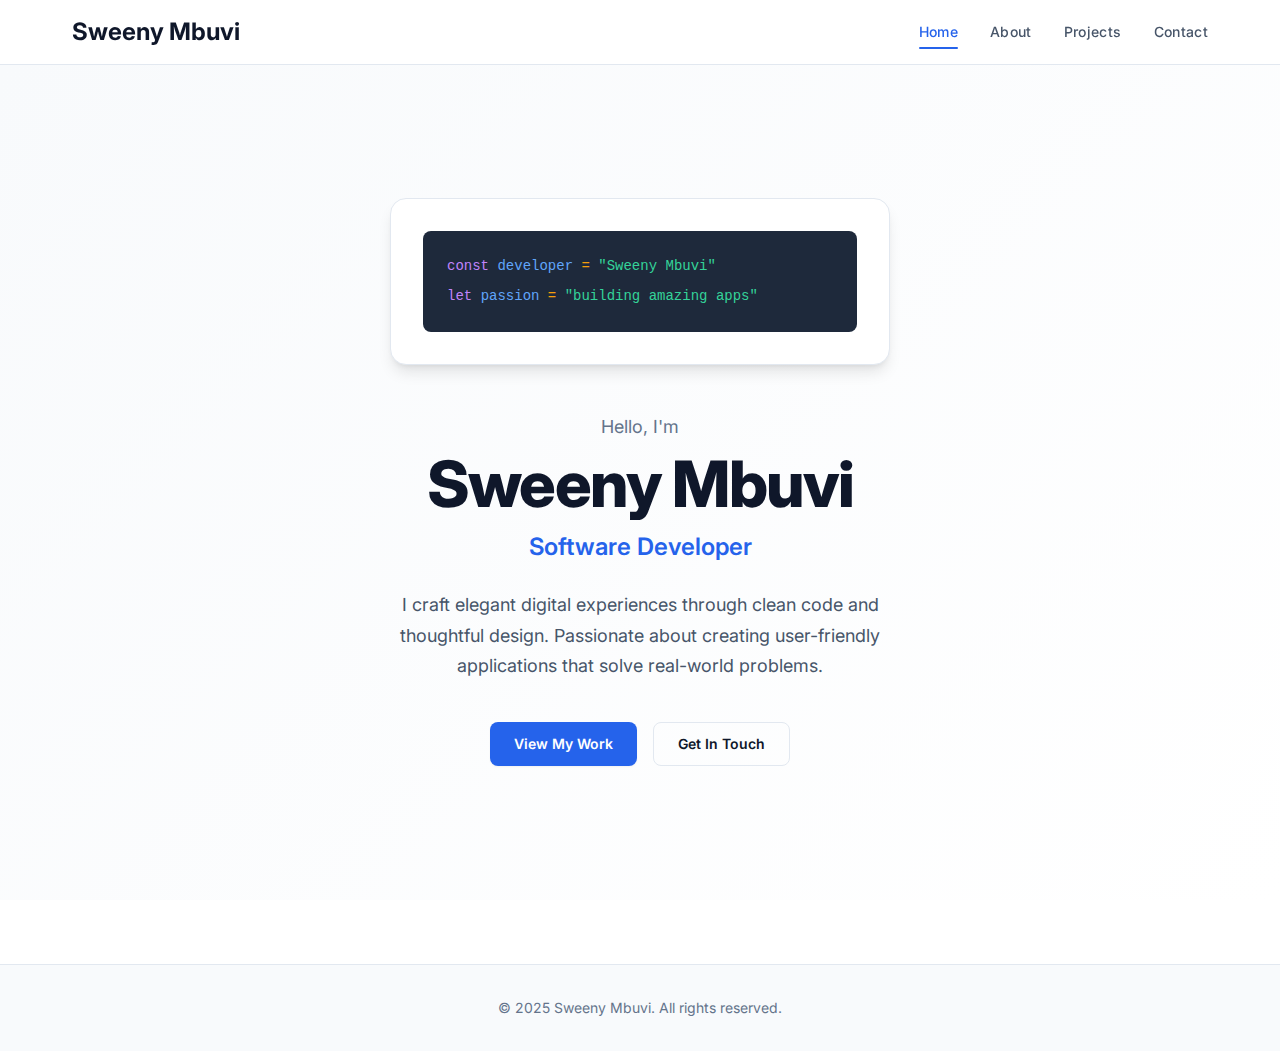
<file: index.html>
<!DOCTYPE html>
<html lang="en">
<head>
  <meta charset="UTF-8" />
  <meta name="viewport" content="width=device-width, initial-scale=1.0" />
  <title>Sweeny Mbuvi | Portfolio</title>
  <link rel="stylesheet" href="style.css" />
  <link rel="icon" href="favicon.ico" />
  <link href="https://fonts.googleapis.com/css2?family=Inter:wght@300;400;500;600;700&display=swap" rel="stylesheet">
</head>
<body>
  <header>
    <nav class="navbar">
      <div class="nav-container">
        <h1 class="logo">Sweeny Mbuvi</h1>
        <ul class="nav-menu">
          <li><a href="index.html" class="nav-link active">Home</a></li>
          <li><a href="about.html" class="nav-link">About</a></li>
          <li><a href="projects.html" class="nav-link">Projects</a></li>
          <li><a href="contact.html" class="nav-link">Contact</a></li>
        </ul>
      </div>
    </nav>
  </header>

  <main>
    <section class="hero">
      <div class="hero-container">
        <div class="hero-content">
          <p class="hero-greeting">Hello, I'm</p>
          <h1 class="hero-name">Sweeny Mbuvi</h1>
          <h2 class="hero-title">Software Developer</h2>
          <p class="hero-description">
            I craft elegant digital experiences through clean code and thoughtful design. 
            Passionate about creating user-friendly applications that solve real-world problems.
          </p>
          <div class="hero-actions">
            <a href="projects.html" class="btn btn-primary">View My Work</a>
            <a href="contact.html" class="btn btn-secondary">Get In Touch</a>
          </div>
        </div>
        <div class="hero-visual">
          <div class="hero-card">
            <div class="card-content">
              <div class="code-snippet">
                <div class="code-line">
                  <span class="code-keyword">const</span> 
                  <span class="code-variable">developer</span> 
                  <span class="code-operator">=</span> 
                  <span class="code-string">"Sweeny Mbuvi"</span>
                </div>
                <div class="code-line">
                  <span class="code-keyword">let</span> 
                  <span class="code-variable">passion</span> 
                  <span class="code-operator">=</span> 
                  <span class="code-string">"building amazing apps"</span>
                </div>
              </div>
            </div>
          </div>
        </div>
      </div>
    </section>
  </main>

  <footer>
    <div class="footer-container">
      <p>&copy; 2025 Sweeny Mbuvi. All rights reserved.</p>
    </div>
  </footer>
</body>
</html>
</file>
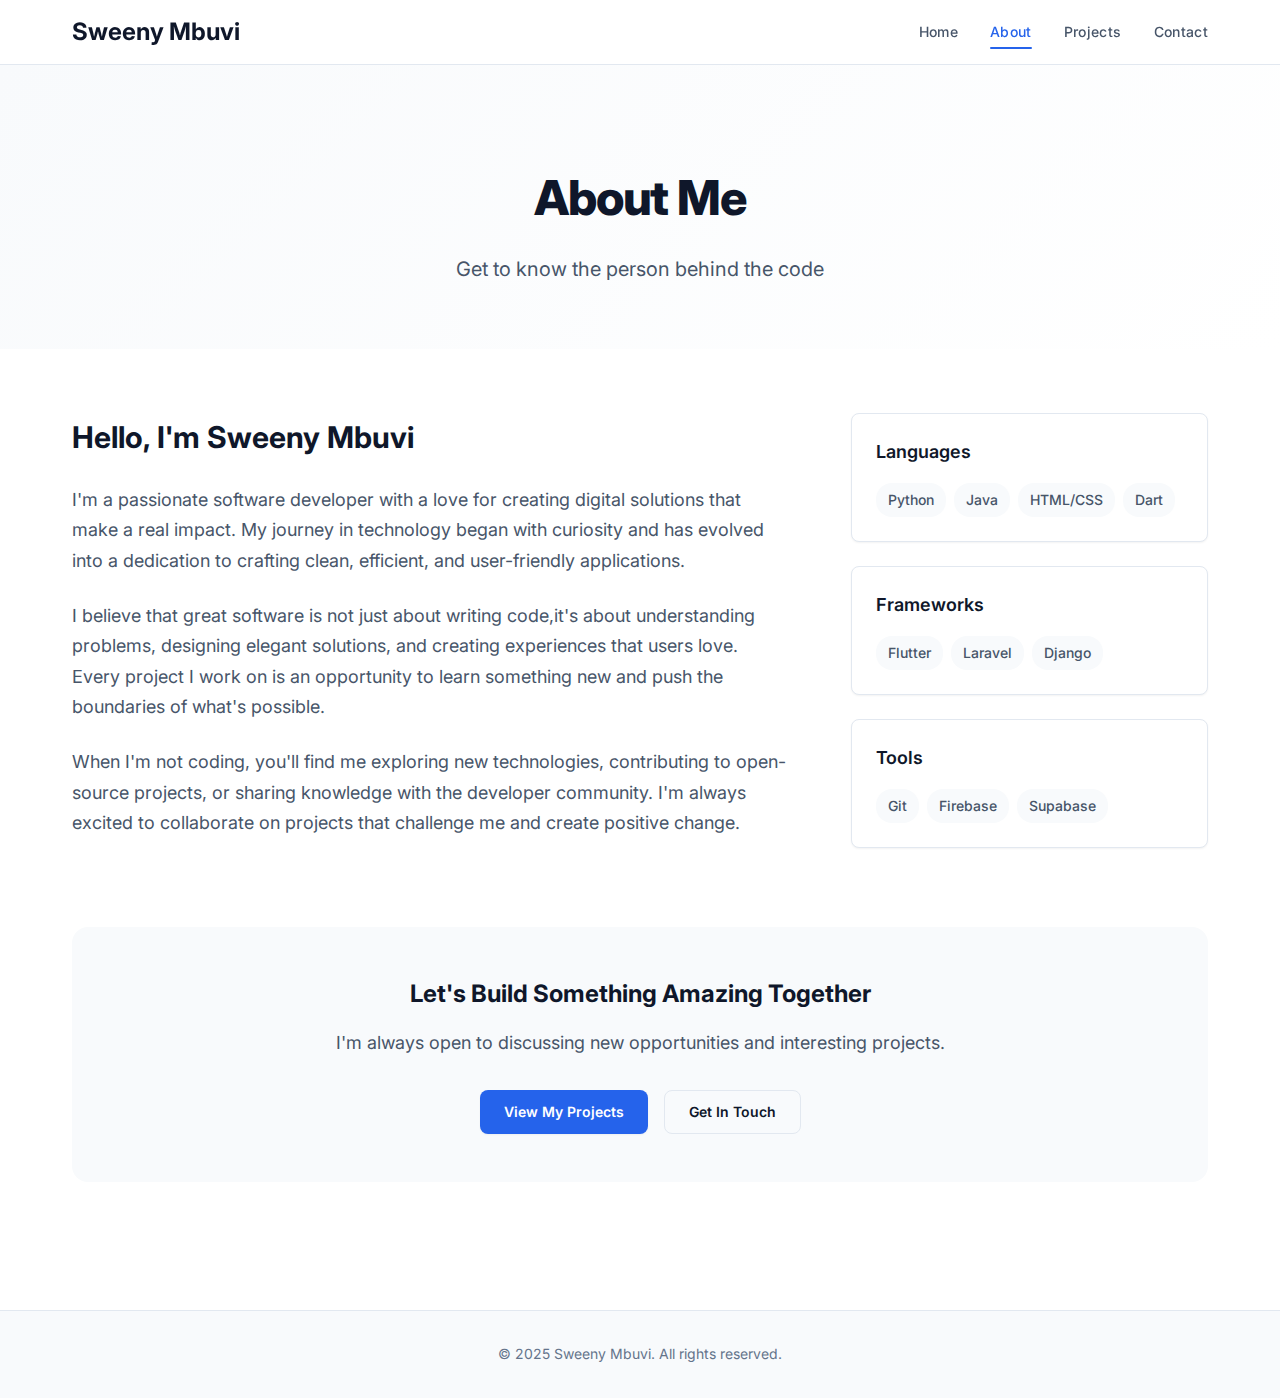
<file: about.html>
<!DOCTYPE html>
<html lang="en">
<head>
  <meta charset="UTF-8" />
  <meta name="viewport" content="width=device-width, initial-scale=1.0" />
  <title>About - Sweeny Mbuvi | Portfolio</title>
  <link rel="stylesheet" href="style.css" />
  <link rel="icon" href="favicon.ico" />
  <link href="https://fonts.googleapis.com/css2?family=Inter:wght@300;400;500;600;700&display=swap" rel="stylesheet">
</head>
<body>
  <header>
    <nav class="navbar">
      <div class="nav-container">
        <h1 class="logo">Sweeny Mbuvi</h1>
        <ul class="nav-menu">
          <li><a href="index.html" class="nav-link">Home</a></li>
          <li><a href="about.html" class="nav-link active">About</a></li>
          <li><a href="projects.html" class="nav-link">Projects</a></li>
          <li><a href="contact.html" class="nav-link">Contact</a></li>
        </ul>
      </div>
    </nav>
  </header>

  <main>
    <section class="page-hero">
      <div class="page-container">
        <h1 class="page-title">About Me</h1>
        <p class="page-subtitle">Get to know the person behind the code</p>
      </div>
    </section>

    <section class="about-content">
      <div class="about-container">
        <div class="about-grid">
          <div class="about-text">
            <h2>Hello, I'm Sweeny Mbuvi</h2>
            <p>I'm a passionate software developer with a love for creating digital solutions that make a real impact. My journey in technology began with curiosity and has evolved into a dedication to crafting clean, efficient, and user-friendly applications.</p>
            
            <p>I believe that great software is not just about writing code,it's about understanding problems, designing elegant solutions, and creating experiences that users love. Every project I work on is an opportunity to learn something new and push the boundaries of what's possible.</p>
            
            <p>When I'm not coding, you'll find me exploring new technologies, contributing to open-source projects, or sharing knowledge with the developer community. I'm always excited to collaborate on projects that challenge me and create positive change.</p>
          </div>
          
          <div class="about-stats">
            <div class="stat-card">
              <h3>Languages</h3>
              <div class="skill-list">
                <span class="skill-tag">Python</span>
                <span class="skill-tag">Java</span>
                <span class="skill-tag">HTML/CSS</span>
                <span class="skill-tag">Dart</span>
              </div>
            </div>
            
            <div class="stat-card">
              <h3>Frameworks</h3>
              <div class="skill-list">
                <span class="skill-tag">Flutter</span>
                <span class="skill-tag">Laravel</span>
                <span class="skill-tag">Django</span>
              </div>
            </div>
            
            <div class="stat-card">
              <h3>Tools</h3>
              <div class="skill-list">
                <span class="skill-tag">Git</span>
                <span class="skill-tag">Firebase</span>
                <span class="skill-tag">Supabase</span>
              </div>
            </div>
          </div>
        </div>
        
        <div class="about-cta">
          <h3>Let's Build Something Amazing Together</h3>
          <p>I'm always open to discussing new opportunities and interesting projects.</p>
          <div class="cta-buttons">
            <a href="projects.html" class="btn btn-primary">View My Projects</a>
            <a href="contact.html" class="btn btn-secondary">Get In Touch</a>
          </div>
        </div>
      </div>
    </section>
  </main>

  <footer>
    <div class="footer-container">
      <p>&copy; 2025 Sweeny Mbuvi. All rights reserved.</p>
    </div>
  </footer>
</body>
</html>
</file>
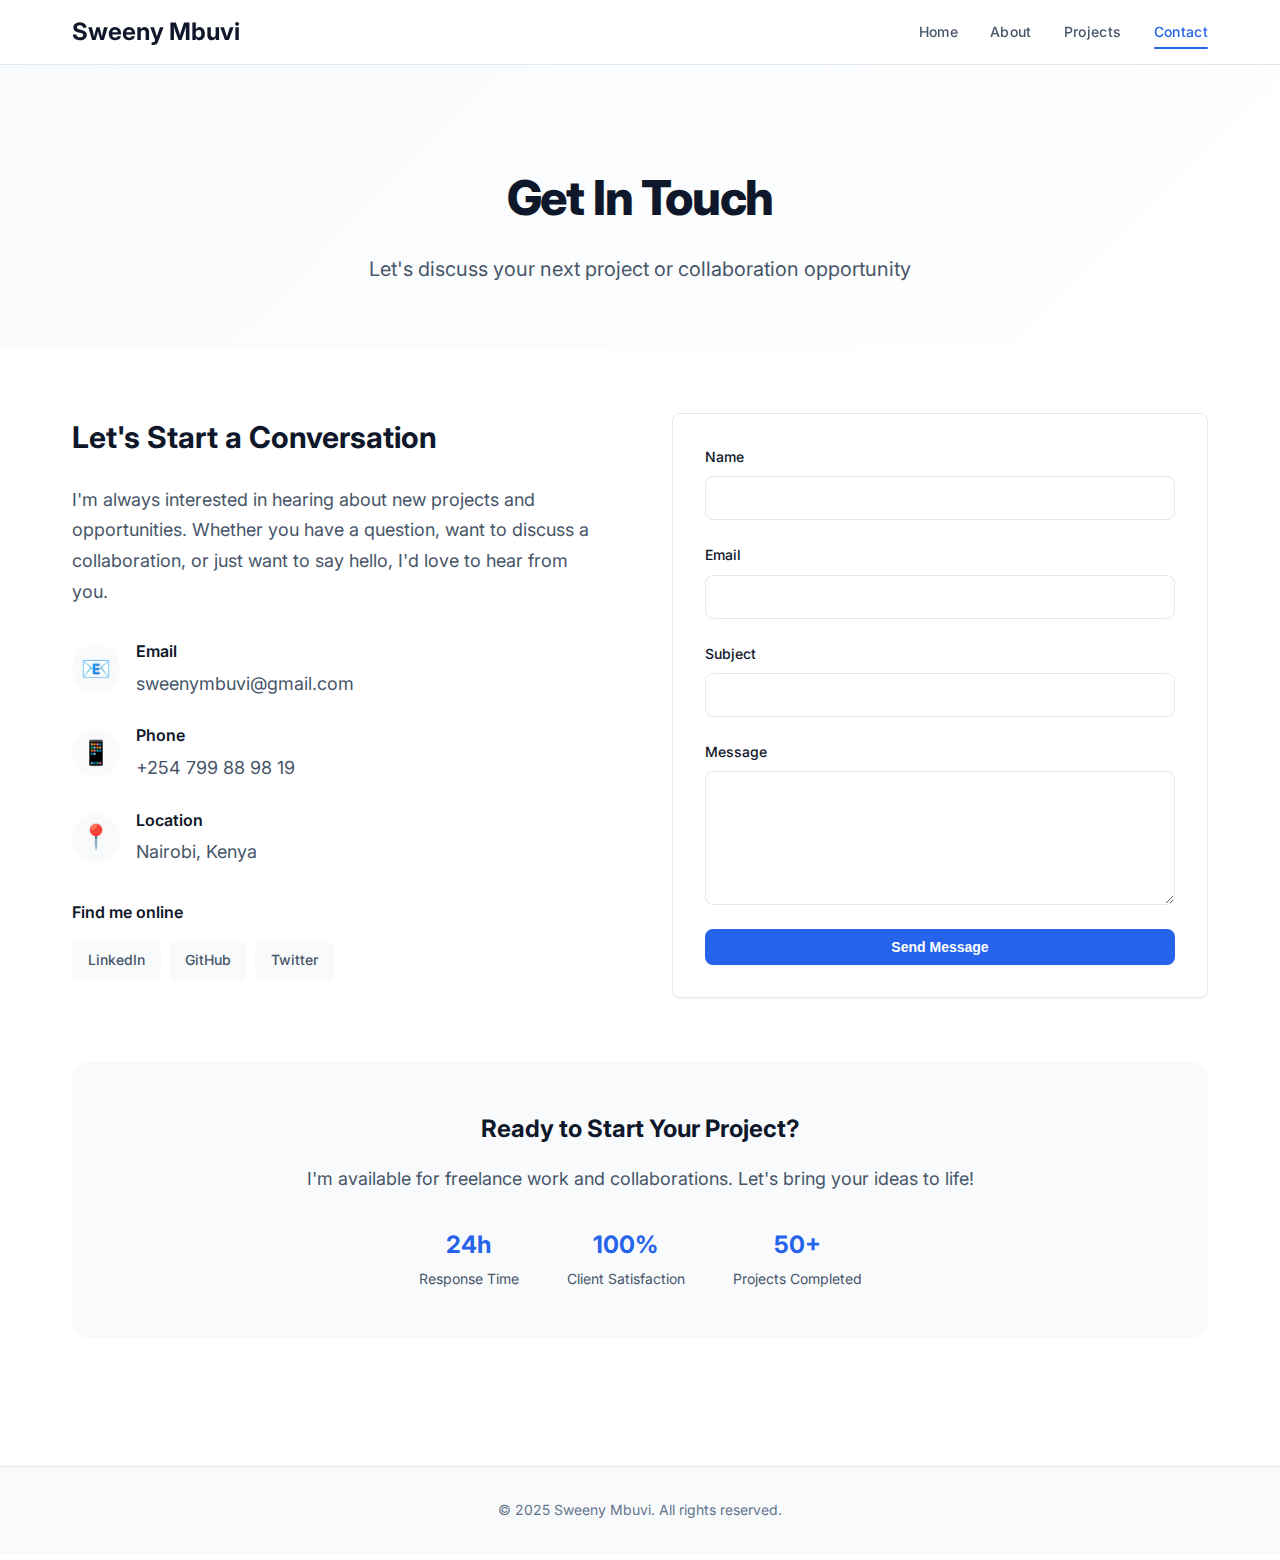
<file: contacts.html>
<!DOCTYPE html>
<html lang="en">
<head>
  <meta charset="UTF-8" />
  <meta name="viewport" content="width=device-width, initial-scale=1.0" />
  <title>Contact - Sweeny Mbuvi | Portfolio</title>
  <link rel="stylesheet" href="style.css" />
  <link rel="icon" href="favicon.ico" />
  <link href="https://fonts.googleapis.com/css2?family=Inter:wght@300;400;500;600;700&display=swap" rel="stylesheet">
</head>
<body>
  <header>
    <nav class="navbar">
      <div class="nav-container">
        <h1 class="logo">Sweeny Mbuvi</h1>
        <ul class="nav-menu">
          <li><a href="index.html" class="nav-link">Home</a></li>
          <li><a href="about.html" class="nav-link">About</a></li>
          <li><a href="projects.html" class="nav-link">Projects</a></li>
          <li><a href="contact.html" class="nav-link active">Contact</a></li>
        </ul>
      </div>
    </nav>
  </header>

  <main>
    <section class="page-hero">
      <div class="page-container">
        <h1 class="page-title">Get In Touch</h1>
        <p class="page-subtitle">Let's discuss your next project or collaboration opportunity</p>
      </div>
    </section>

    <section class="contact-content">
      <div class="contact-container">
        <div class="contact-grid">
          <div class="contact-info">
            <h2>Let's Start a Conversation</h2>
            <p>I'm always interested in hearing about new projects and opportunities. Whether you have a question, want to discuss a collaboration, or just want to say hello, I'd love to hear from you.</p>
            
            <div class="contact-methods">
              <div class="contact-method">
                <div class="contact-icon">📧</div>
                <div class="contact-details">
                  <h4>Email</h4>
                  <p>sweenymbuvi@gmail.com</p>
                </div>
              </div>
              
              <div class="contact-method">
                <div class="contact-icon">📱</div>
                <div class="contact-details">
                  <h4>Phone</h4>
                  <p>+254 799 88 98 19</p>
                </div>
              </div>
              
              <div class="contact-method">
                <div class="contact-icon">📍</div>
                <div class="contact-details">
                  <h4>Location</h4>
                  <p>Nairobi, Kenya</p>
                </div>
              </div>
            </div>
            
            <div class="social-links">
              <h4>Find me online</h4>
              <div class="social-buttons">
                <a href="#" class="social-btn">LinkedIn</a>
                <a href="#" class="social-btn">GitHub</a>
                <a href="#" class="social-btn">Twitter</a>
              </div>
            </div>
          </div>
          
          <div class="contact-form-container">
            <form class="contact-form">
              <div class="form-group">
                <label for="name">Name</label>
                <input type="text" id="name" name="name" required>
              </div>
              
              <div class="form-group">
                <label for="email">Email</label>
                <input type="email" id="email" name="email" required>
              </div>
              
              <div class="form-group">
                <label for="subject">Subject</label>
                <input type="text" id="subject" name="subject" required>
              </div>
              
              <div class="form-group">
                <label for="message">Message</label>
                <textarea id="message" name="message" rows="6" required></textarea>
              </div>
              
              <button type="submit" class="btn btn-primary form-submit">Send Message</button>
            </form>
          </div>
        </div>
        
        <div class="contact-cta">
          <div class="cta-card">
            <h3>Ready to Start Your Project?</h3>
            <p>I'm available for freelance work and collaborations. Let's bring your ideas to life!</p>
            <div class="cta-stats">
              <div class="stat">
                <span class="stat-number">24h</span>
                <span class="stat-label">Response Time</span>
              </div>
              <div class="stat">
                <span class="stat-number">100%</span>
                <span class="stat-label">Client Satisfaction</span>
              </div>
              <div class="stat">
                <span class="stat-number">50+</span>
                <span class="stat-label">Projects Completed</span>
              </div>
            </div>
          </div>
        </div>
      </div>
    </section>
  </main>

  <footer>
    <div class="footer-container">
      <p>&copy; 2025 Sweeny Mbuvi. All rights reserved.</p>
    </div>
  </footer>
</body>
</html>
</file>
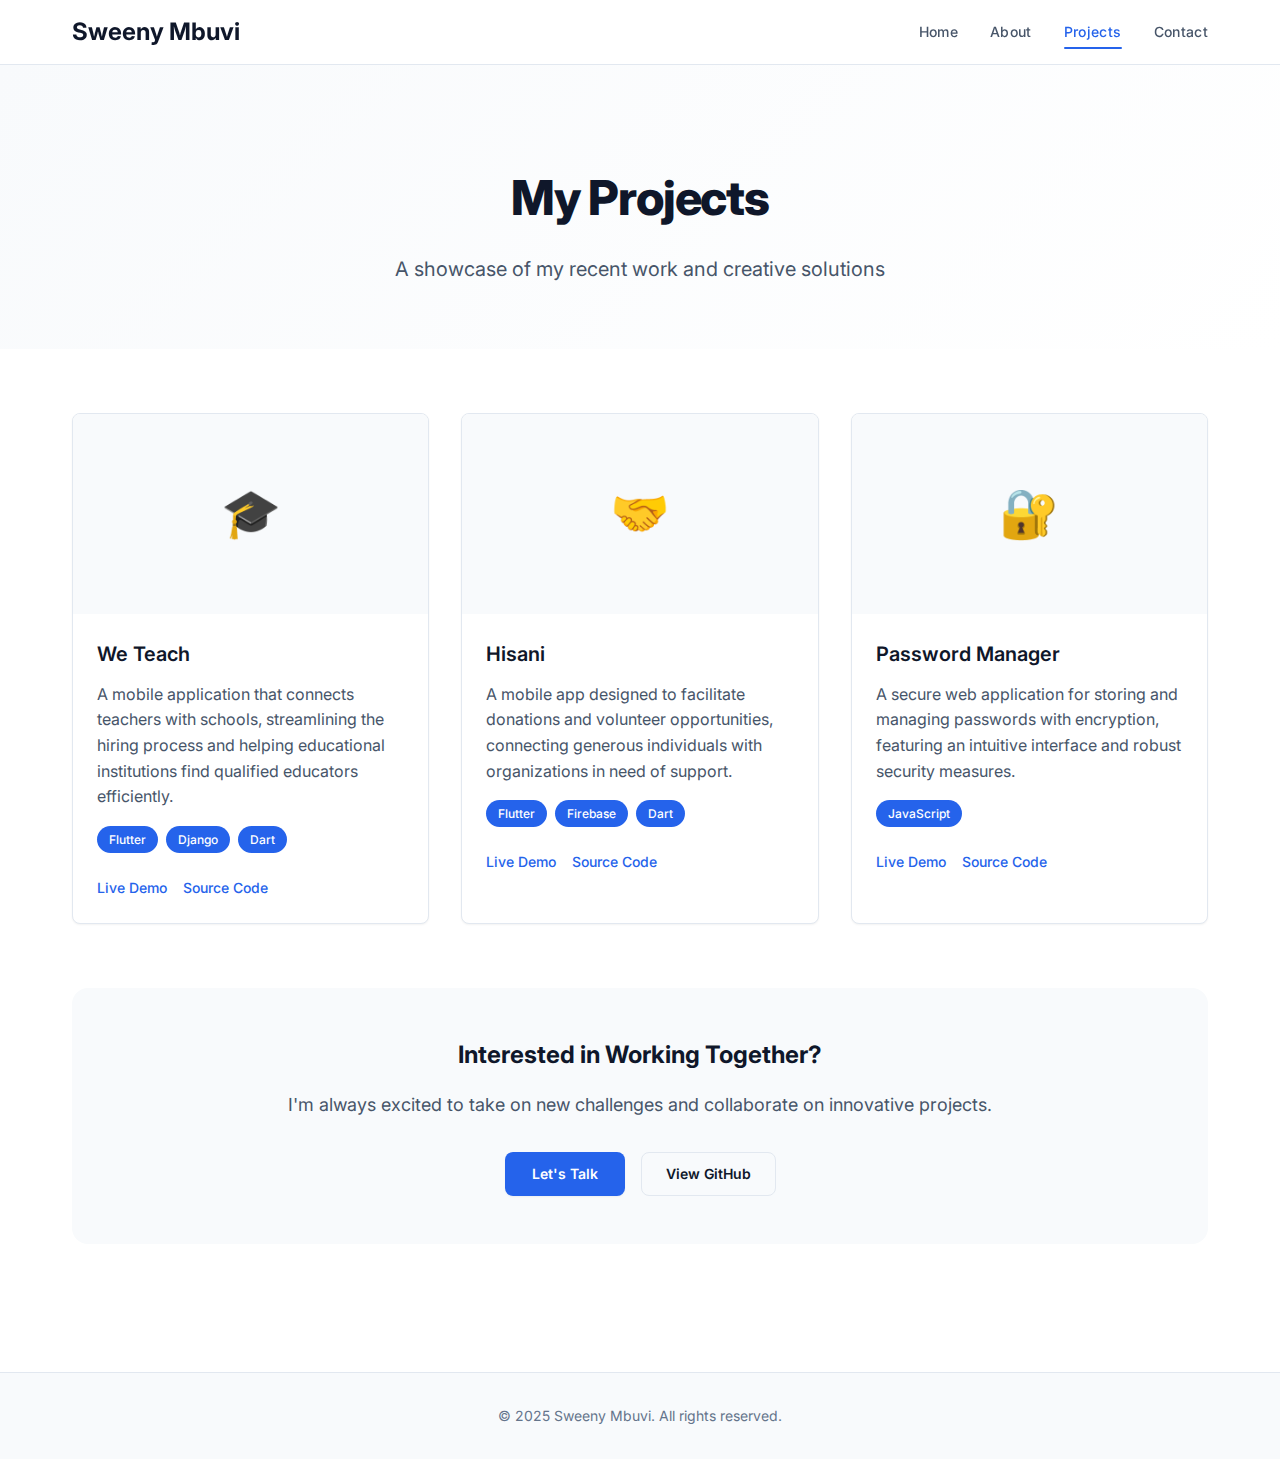
<file: projects.html>
<!DOCTYPE html>
<html lang="en">
<head>
  <meta charset="UTF-8" />
  <meta name="viewport" content="width=device-width, initial-scale=1.0" />
  <title>Projects - Sweeny Mbuvi | Portfolio</title>
  <link rel="stylesheet" href="style.css" />
  <link rel="icon" href="favicon.ico" />
  <link href="https://fonts.googleapis.com/css2?family=Inter:wght@300;400;500;600;700&display=swap" rel="stylesheet">
</head>
<body>
  <header>
    <nav class="navbar">
      <div class="nav-container">
        <h1 class="logo">Sweeny Mbuvi</h1>
        <ul class="nav-menu">
          <li><a href="index.html" class="nav-link">Home</a></li>
          <li><a href="about.html" class="nav-link">About</a></li>
          <li><a href="projects.html" class="nav-link active">Projects</a></li>
          <li><a href="contacts.html" class="nav-link">Contact</a></li>
        </ul>
      </div>
    </nav>
  </header>

  <main>
    <section class="page-hero">
      <div class="page-container">
        <h1 class="page-title">My Projects</h1>
        <p class="page-subtitle">A showcase of my recent work and creative solutions</p>
      </div>
    </section>

    <section class="projects-content">
      <div class="projects-container">
        <div class="projects-grid">
          <div class="project-card">
            <div class="project-image">
              <div class="project-placeholder">
                <span>🎓</span>
              </div>
            </div>
            <div class="project-info">
              <h3>We Teach</h3>
              <p>A mobile application that connects teachers with schools, streamlining the hiring process and helping educational institutions find qualified educators efficiently.</p>
              <div class="project-tech">
                <span class="tech-tag">Flutter</span>
                <span class="tech-tag">Django</span>
                <span class="tech-tag">Dart</span>
              </div>
              <div class="project-links">
                <a href="#" class="project-link">Live Demo</a>
                <a href="https://github.com/sweenymbuvi" class="project-link">Source Code</a>
              </div>
            </div>
          </div>

          <div class="project-card">
            <div class="project-image">
              <div class="project-placeholder">
                <span>🤝</span>
              </div>
            </div>
            <div class="project-info">
              <h3>Hisani</h3>
              <p>A mobile app designed to facilitate donations and volunteer opportunities, connecting generous individuals with organizations in need of support.</p>
              <div class="project-tech">
                 <span class="tech-tag">Flutter</span>
                <span class="tech-tag">Firebase</span>
                <span class="tech-tag">Dart</span>
              </div>
              <div class="project-links">
                <a href="#" class="project-link">Live Demo</a>
                <a href="https://github.com/sweenymbuvi" class="project-link">Source Code</a>
              </div>
            </div>
          </div>

          <div class="project-card">
            <div class="project-image">
              <div class="project-placeholder">
                <span>🔐</span>
              </div>
            </div>
            <div class="project-info">
              <h3>Password Manager</h3>
              <p>A secure web application for storing and managing passwords with encryption, featuring an intuitive interface and robust security measures.</p>
              <div class="project-tech">
                <span class="tech-tag">JavaScript</span>
              </div>
              <div class="project-links">
                <a href="#" class="project-link">Live Demo</a>
                <a href="https://github.com/sweenymbuvi" class="project-link">Source Code</a>
              </div>
            </div>
          </div>
        </div>

        <div class="projects-cta">
          <h3>Interested in Working Together?</h3>
          <p>I'm always excited to take on new challenges and collaborate on innovative projects.</p>
          <div class="cta-buttons">
            <a href="contact.html" class="btn btn-primary">Let's Talk</a>
            <a href="https://github.com/sweenymbuvi" class="btn btn-secondary">View GitHub</a>
          </div>
        </div>
      </div>
    </section>
  </main>

  <footer>
    <div class="footer-container">
      <p>&copy; 2025 Sweeny Mbuvi. All rights reserved.</p>
    </div>
  </footer>
</body>
</html>
</file>
<file: style.css>
* {
  margin: 0;
  padding: 0;
  box-sizing: border-box;
}

:root {
  --primary-color: #2563eb;
  --primary-hover: #1d4ed8;
  --secondary-color: #64748b;
  --text-primary: #0f172a;
  --text-secondary: #475569;
  --text-muted: #64748b;
  --bg-primary: #ffffff;
  --bg-secondary: #f8fafc;
  --border-color: #e2e8f0;
  --shadow-sm: 0 1px 2px 0 rgb(0 0 0 / 0.05);
  --shadow-md: 0 4px 6px -1px rgb(0 0 0 / 0.1), 0 2px 4px -2px rgb(0 0 0 / 0.1);
  --shadow-lg: 0 10px 15px -3px rgb(0 0 0 / 0.1), 0 4px 6px -4px rgb(0 0 0 / 0.1);
  --radius: 0.5rem;
  --font-family: 'Inter', system-ui, -apple-system, sans-serif;
}

body {
  font-family: var(--font-family);
  line-height: 1.6;
  color: var(--text-primary);
  background-color: var(--bg-primary);
  font-size: 16px;
}

/* Header */
header {
  position: fixed;
  top: 0;
  left: 0;
  right: 0;
  background: rgba(255, 255, 255, 0.95);
  backdrop-filter: blur(10px);
  border-bottom: 1px solid var(--border-color);
  z-index: 1000;
}

.nav-container {
  max-width: 1200px;
  margin: 0 auto;
  padding: 0 2rem;
  display: flex;
  justify-content: space-between;
  align-items: center;
  height: 4rem;
}

.logo {
  font-size: 1.5rem;
  font-weight: 700;
  color: var(--text-primary);
  text-decoration: none;
}

.nav-menu {
  display: flex;
  list-style: none;
  gap: 2rem;
}

.nav-link {
  text-decoration: none;
  color: var(--text-secondary);
  font-weight: 500;
  font-size: 0.875rem;
  letter-spacing: 0.025em;
  padding: 0.5rem 0;
  position: relative;
  transition: color 0.2s ease;
}

.nav-link:hover,
.nav-link.active {
  color: var(--primary-color);
}

.nav-link.active::after {
  content: '';
  position: absolute;
  bottom: -1px;
  left: 0;
  right: 0;
  height: 2px;
  background: var(--primary-color);
  border-radius: 1px;
}

/* Hero Section */
main {
  margin-top: 4rem;
}

.hero {
  min-height: calc(100vh - 4rem);
  display: flex;
  align-items: center;
  padding: 4rem 0;
  background: linear-gradient(135deg, #f8fafc 0%, #ffffff 100%);
}

.hero-container {
  max-width: 1200px;
  margin: 0 auto;
  padding: 0 2rem;
  display: grid;
  grid-template-columns: 1fr 1fr;
  gap: 4rem;
  align-items: center;
}

.hero-content {
  max-width: 600px;
}

.hero-greeting {
  font-size: 1.125rem;
  color: var(--text-muted);
  margin-bottom: 0.5rem;
  font-weight: 400;
}

.hero-name {
  font-size: clamp(2.5rem, 5vw, 4rem);
  font-weight: 800;
  color: var(--text-primary);
  margin-bottom: 0.5rem;
  line-height: 1.1;
  letter-spacing: -0.025em;
}

.hero-title {
  font-size: 1.5rem;
  color: var(--primary-color);
  font-weight: 600;
  margin-bottom: 1.5rem;
}

.hero-description {
  font-size: 1.125rem;
  color: var(--text-secondary);
  line-height: 1.7;
  margin-bottom: 2.5rem;
  max-width: 500px;
}

.hero-actions {
  display: flex;
  gap: 1rem;
  flex-wrap: wrap;
}

/* Buttons */
.btn {
  display: inline-flex;
  align-items: center;
  justify-content: center;
  padding: 0.75rem 2rem;
  font-size: 1rem;
  font-weight: 600;
  text-decoration: none;
  border-radius: var(--radius);
  transition: all 0.2s ease;
  cursor: pointer;
  border: none;
  min-width: 140px;
}

.btn-primary {
  background-color: var(--primary-color);
  color: white;
  box-shadow: var(--shadow-sm);
}

.btn-primary:hover {
  background-color: var(--primary-hover);
  box-shadow: var(--shadow-md);
  transform: translateY(-1px);
}

.btn-secondary {
  background-color: transparent;
  color: var(--text-primary);
  border: 1px solid var(--border-color);
}

.btn-secondary:hover {
  background-color: var(--bg-secondary);
  border-color: var(--text-secondary);
}

/* Hero Visual */
.hero-visual {
  display: flex;
  justify-content: center;
  align-items: center;
}

.hero-card {
  background: white;
  border-radius: 1rem;
  padding: 2rem;
  box-shadow: var(--shadow-lg);
  border: 1px solid var(--border-color);
  max-width: 400px;
  width: 100%;
}

.card-content {
  text-align: left;
}

.code-snippet {
  font-family: 'SF Mono', Monaco, 'Cascadia Code', 'Roboto Mono', Consolas, 'Courier New', monospace;
  font-size: 0.875rem;
  line-height: 1.6;
  background: #1e293b;
  color: #e2e8f0;
  padding: 1.5rem;
  border-radius: 0.5rem;
  overflow-x: auto;
}

.code-line {
  margin-bottom: 0.5rem;
}

.code-line:last-child {
  margin-bottom: 0;
}

.code-keyword {
  color: #c084fc;
}

.code-variable {
  color: #60a5fa;
}

.code-operator {
  color: #f59e0b;
}

.code-string {
  color: #34d399;
}

/* Footer */
footer {
  background-color: var(--bg-secondary);
  border-top: 1px solid var(--border-color);
  padding: 2rem 0;
  margin-top: 4rem;
}

.footer-container {
  max-width: 1200px;
  margin: 0 auto;
  padding: 0 2rem;
  text-align: center;
}

footer p {
  color: var(--text-muted);
  font-size: 0.875rem;
}

/* Page Hero Section */
.page-hero {
  padding: 6rem 0 4rem;
  background: linear-gradient(135deg, #f8fafc 0%, #ffffff 100%);
  text-align: center;
}

.page-container {
  max-width: 1200px;
  margin: 0 auto;
  padding: 0 2rem;
}

.page-title {
  font-size: clamp(2rem, 4vw, 3rem);
  font-weight: 800;
  color: var(--text-primary);
  margin-bottom: 1rem;
  letter-spacing: -0.025em;
}

.page-subtitle {
  font-size: 1.25rem;
  color: var(--text-secondary);
  max-width: 600px;
  margin: 0 auto;
}

/* About Page Styles */
.about-content {
  padding: 4rem 0;
}

.about-container {
  max-width: 1200px;
  margin: 0 auto;
  padding: 0 2rem;
}

.about-grid {
  display: grid;
  grid-template-columns: 2fr 1fr;
  gap: 4rem;
  margin-bottom: 4rem;
}

.about-text h2 {
  font-size: 1.875rem;
  font-weight: 700;
  color: var(--text-primary);
  margin-bottom: 1.5rem;
}

.about-text p {
  font-size: 1.125rem;
  line-height: 1.7;
  color: var(--text-secondary);
  margin-bottom: 1.5rem;
}

.about-stats {
  display: flex;
  flex-direction: column;
  gap: 1.5rem;
}

.stat-card {
  background: white;
  padding: 1.5rem;
  border-radius: var(--radius);
  border: 1px solid var(--border-color);
  box-shadow: var(--shadow-sm);
}

.stat-card h3 {
  font-size: 1.125rem;
  font-weight: 600;
  color: var(--text-primary);
  margin-bottom: 1rem;
}

.skill-list {
  display: flex;
  flex-wrap: wrap;
  gap: 0.5rem;
}

.skill-tag {
  background: var(--bg-secondary);
  color: var(--text-secondary);
  padding: 0.375rem 0.75rem;
  border-radius: 1rem;
  font-size: 0.875rem;
  font-weight: 500;
}

.about-cta {
  text-align: center;
  background: var(--bg-secondary);
  padding: 3rem 2rem;
  border-radius: 1rem;
}

.about-cta h3 {
  font-size: 1.5rem;
  font-weight: 700;
  color: var(--text-primary);
  margin-bottom: 1rem;
}

.about-cta p {
  font-size: 1.125rem;
  color: var(--text-secondary);
  margin-bottom: 2rem;
}

.cta-buttons {
  display: flex;
  gap: 1rem;
  justify-content: center;
  flex-wrap: wrap;
}

/* Projects Page Styles */
.projects-content {
  padding: 4rem 0;
}

.projects-container {
  max-width: 1200px;
  margin: 0 auto;
  padding: 0 2rem;
}

.projects-grid {
  display: grid;
  grid-template-columns: repeat(auto-fit, minmax(350px, 1fr));
  gap: 2rem;
  margin-bottom: 4rem;
}

.project-card {
  background: white;
  border-radius: var(--radius);
  border: 1px solid var(--border-color);
  overflow: hidden;
  transition: all 0.3s ease;
  box-shadow: var(--shadow-sm);
}

.project-card:hover {
  transform: translateY(-4px);
  box-shadow: var(--shadow-lg);
}

.project-image {
  height: 200px;
  background: var(--bg-secondary);
  display: flex;
  align-items: center;
  justify-content: center;
}

.project-placeholder {
  font-size: 3rem;
}

.project-info {
  padding: 1.5rem;
}

.project-info h3 {
  font-size: 1.25rem;
  font-weight: 600;
  color: var(--text-primary);
  margin-bottom: 0.75rem;
}

.project-info p {
  color: var(--text-secondary);
  line-height: 1.6;
  margin-bottom: 1rem;
}

.project-tech {
  display: flex;
  flex-wrap: wrap;
  gap: 0.5rem;
  margin-bottom: 1.5rem;
}

.tech-tag {
  background: var(--primary-color);
  color: white;
  padding: 0.25rem 0.75rem;
  border-radius: 1rem;
  font-size: 0.75rem;
  font-weight: 500;
}

.project-links {
  display: flex;
  gap: 1rem;
}

.project-link {
  color: var(--primary-color);
  text-decoration: none;
  font-weight: 500;
  font-size: 0.875rem;
  transition: color 0.2s ease;
}

.project-link:hover {
  color: var(--primary-hover);
  text-decoration: underline;
}

.projects-cta {
  text-align: center;
  background: var(--bg-secondary);
  padding: 3rem 2rem;
  border-radius: 1rem;
}

.projects-cta h3 {
  font-size: 1.5rem;
  font-weight: 700;
  color: var(--text-primary);
  margin-bottom: 1rem;
}

.projects-cta p {
  font-size: 1.125rem;
  color: var(--text-secondary);
  margin-bottom: 2rem;
}

/* Contact Page Styles */
.contact-content {
  padding: 4rem 0;
}

.contact-container {
  max-width: 1200px;
  margin: 0 auto;
  padding: 0 2rem;
}

.contact-grid {
  display: grid;
  grid-template-columns: 1fr 1fr;
  gap: 4rem;
  margin-bottom: 4rem;
}

.contact-info h2 {
  font-size: 1.875rem;
  font-weight: 700;
  color: var(--text-primary);
  margin-bottom: 1.5rem;
}

.contact-info p {
  font-size: 1.125rem;
  line-height: 1.7;
  color: var(--text-secondary);
  margin-bottom: 2rem;
}

.contact-methods {
  margin-bottom: 2rem;
}

.contact-method {
  display: flex;
  align-items: center;
  gap: 1rem;
  margin-bottom: 1.5rem;
}

.contact-icon {
  font-size: 1.5rem;
  width: 3rem;
  height: 3rem;
  display: flex;
  align-items: center;
  justify-content: center;
  background: var(--bg-secondary);
  border-radius: 50%;
}

.contact-details h4 {
  font-size: 1rem;
  font-weight: 600;
  color: var(--text-primary);
  margin-bottom: 0.25rem;
}

.contact-details p {
  color: var(--text-secondary);
  margin: 0;
}

.social-links h4 {
  font-size: 1rem;
  font-weight: 600;
  color: var(--text-primary);
  margin-bottom: 1rem;
}

.social-buttons {
  display: flex;
  gap: 0.5rem;
  flex-wrap: wrap;
}

.social-btn {
  background: var(--bg-secondary);
  color: var(--text-secondary);
  padding: 0.5rem 1rem;
  border-radius: var(--radius);
  text-decoration: none;
  font-size: 0.875rem;
  font-weight: 500;
  transition: all 0.2s ease;
}

.social-btn:hover {
  background: var(--primary-color);
  color: white;
}

.contact-form-container {
  background: white;
  padding: 2rem;
  border-radius: var(--radius);
  border: 1px solid var(--border-color);
  box-shadow: var(--shadow-sm);
}

.contact-form {
  display: flex;
  flex-direction: column;
  gap: 1.5rem;
}

.form-group {
  display: flex;
  flex-direction: column;
}

.form-group label {
  font-size: 0.875rem;
  font-weight: 500;
  color: var(--text-primary);
  margin-bottom: 0.5rem;
}

.form-group input,
.form-group textarea {
  padding: 0.75rem;
  border: 1px solid var(--border-color);
  border-radius: var(--radius);
  font-size: 1rem;
  transition: border-color 0.2s ease;
}

.form-group input:focus,
.form-group textarea:focus {
  outline: none;
  border-color: var(--primary-color);
}

.form-group textarea {
  resize: vertical;
  min-height: 120px;
}

.form-submit {
  width: 100%;
}

.contact-cta {
  background: var(--bg-secondary);
  padding: 3rem 2rem;
  border-radius: 1rem;
  text-align: center;
}

.cta-card h3 {
  font-size: 1.5rem;
  font-weight: 700;
  color: var(--text-primary);
  margin-bottom: 1rem;
}

.cta-card p {
  font-size: 1.125rem;
  color: var(--text-secondary);
  margin-bottom: 2rem;
}

.cta-stats {
  display: flex;
  justify-content: center;
  gap: 3rem;
  flex-wrap: wrap;
}

.stat {
  display: flex;
  flex-direction: column;
  align-items: center;
}

.stat-number {
  font-size: 1.5rem;
  font-weight: 700;
  color: var(--primary-color);
}

.stat-label {
  font-size: 0.875rem;
  color: var(--text-secondary);
  margin-top: 0.25rem;
}

nav-link {
    font-size: 0.8rem;
  }
  
  .hero-container {
    grid-template-columns: 1fr;
    gap: 3rem;
    padding: 0 1rem;
    text-align: center;
  }
  
  .hero-visual {
    order: -1;
  }
  
  .hero-card {
    max-width: 100%;
  }
  
  .hero-actions {
    justify-content: center;
  }
  
  .btn {
    min-width: 120px;
    padding: 0.625rem 1.5rem;
    font-size: 0.875rem;
  }

@media (max-width: 480px) {
  .hero-name {
    font-size: 2.5rem;
  }
  
  .hero-title {
    font-size: 1.25rem;
  }
  
  .hero-description {
    font-size: 1rem;
  }
  
  .hero-actions {
    flex-direction: column;
    align-items: center;
  }
  
  .btn {
    width: 100%;
    max-width: 250px;
  }
}
</file>
